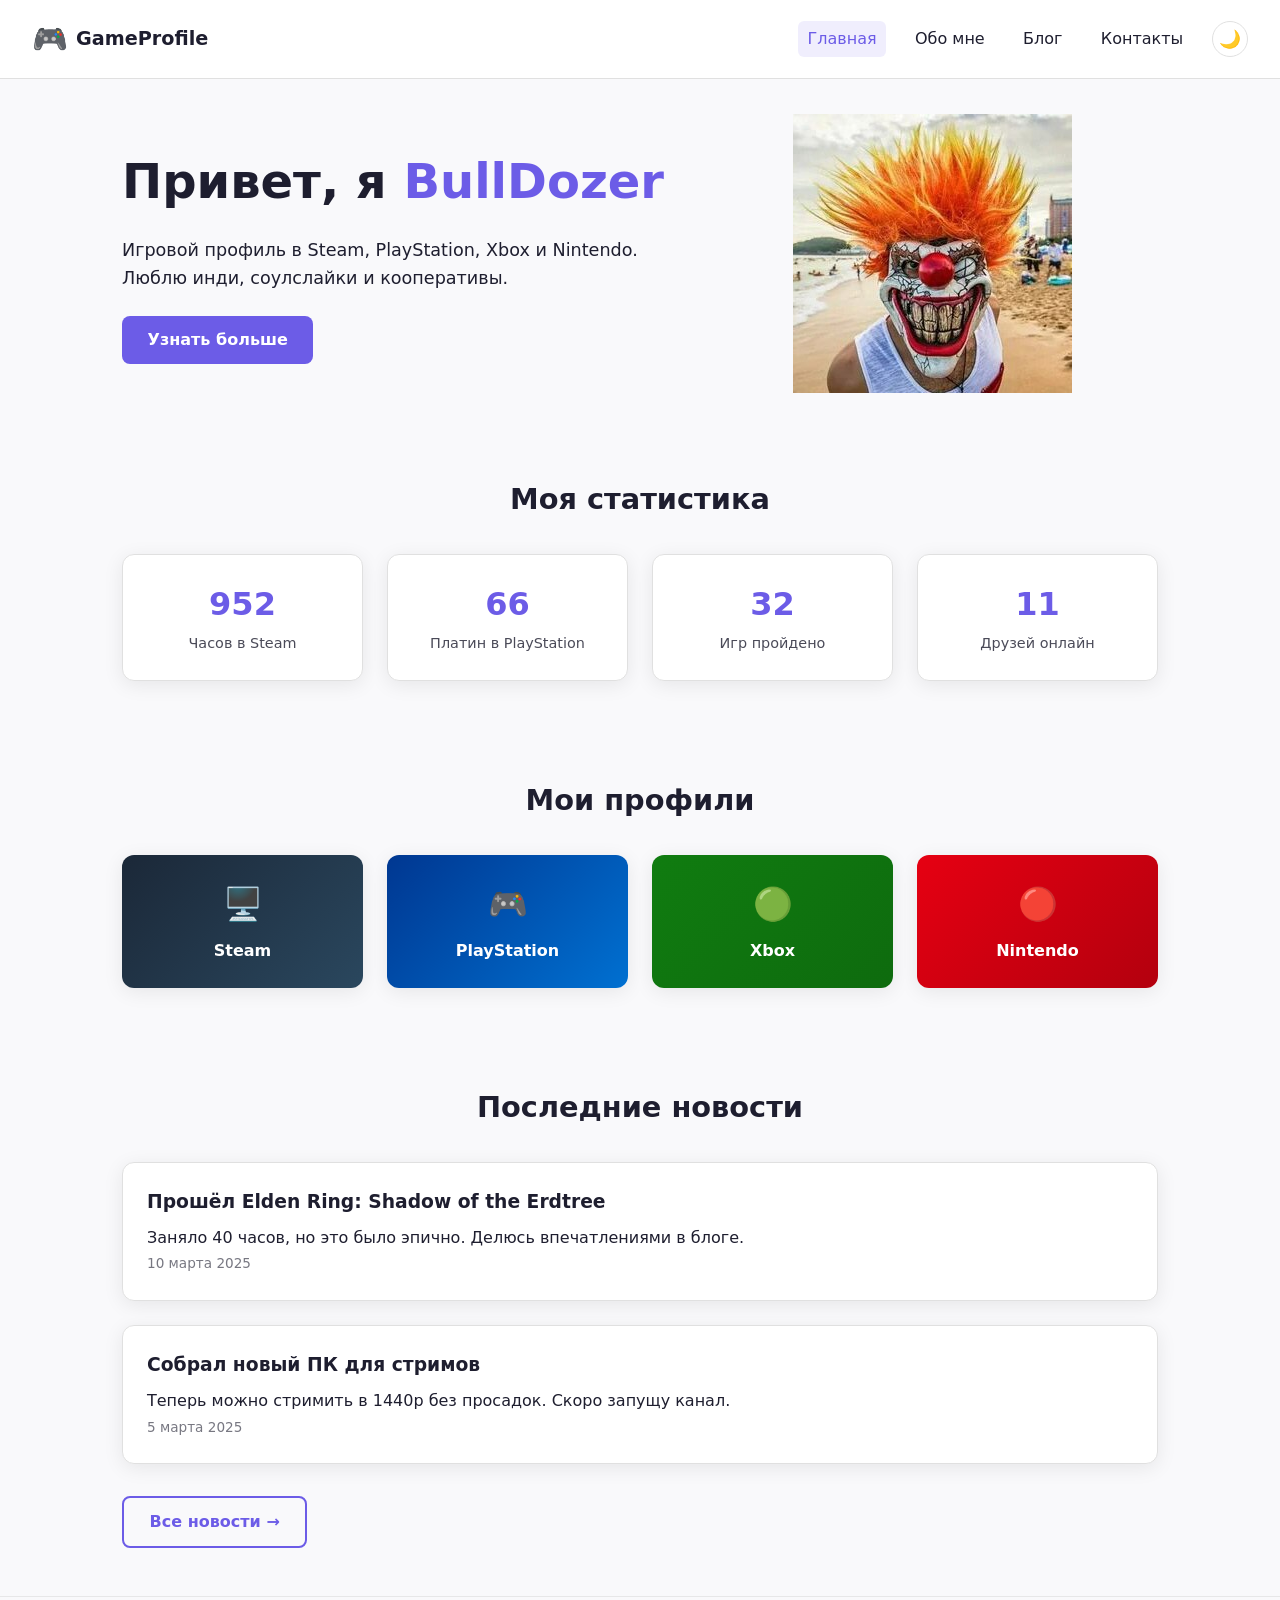
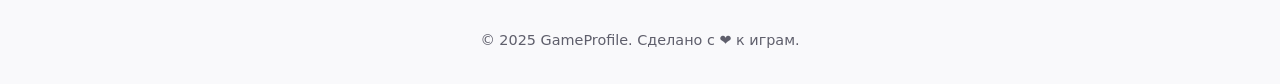
<file: index.html>
<!DOCTYPE html>
<html lang="ru">
<head>
  <meta charset="UTF-8">
  <meta name="viewport" content="width=device-width, initial-scale=1.0">
  <title>Мой игровой профиль — Главная</title>
  <link rel="stylesheet" href="css/style.css">
</head>
<body>
  <header class="header">
    <div class="logo">
      <span class="logo-icon">🎮</span>
      <span class="logo-text">GameProfile</span>
    </div>
    <nav class="nav">
      <a href="index.html" class="active">Главная</a>
      <a href="about.html">Обо мне</a>
      <a href="blog.html">Блог</a>
      <a href="contact.html">Контакты</a>
      <button id="theme-toggle" class="theme-btn" aria-label="Переключить тему">🌙</button>
    </nav>
  </header>

  <main>
    <!-- Hero-секция с анимацией -->
    <section class="hero">
      <div class="hero-content">
        <h1 class="animate-fade-in">Привет, я <span class="accent">BullDozer</span></h1>
        <p class="animate-fade-in delay-1">Игровой профиль в Steam, PlayStation, Xbox и Nintendo. Люблю инди, соулслайки и кооперативы.</p>
        <a href="about.html" class="btn animate-fade-in delay-2">Узнать больше</a>
      </div>
      <div class="hero-avatar animate-float">
        <div class="avatar-circle"><img src="./img/PSX_20240701_205315[1].jpg" alt=""></div>
      </div>
    </section>

    <!-- Статистика проекта (игровая) -->
    <section class="stats">
      <h2>Моя статистика</h2>
      <div class="stats-grid">
        <div class="stat-card animate-on-scroll">
          <span class="stat-number" data-target="1240">0</span>
          <span class="stat-label">Часов в Steam</span>
        </div>
        <div class="stat-card animate-on-scroll">
          <span class="stat-number" data-target="87">0</span>
          <span class="stat-label">Платин в PlayStation</span>
        </div>
        <div class="stat-card animate-on-scroll">
          <span class="stat-number" data-target="42">0</span>
          <span class="stat-label">Игр пройдено</span>
        </div>
        <div class="stat-card animate-on-scroll">
          <span class="stat-number" data-target="15">0</span>
          <span class="stat-label">Друзей онлайн</span>
        </div>
      </div>
    </section>

    <!-- Быстрые ссылки на сервисы -->
    <section class="quick-links">
      <h2>Мои профили</h2>
      <div class="links-grid">
        <a href="#" class="link-card steam animate-on-scroll">
          <span class="link-icon">🖥️</span>
          <span>Steam</span>
        </a>
        <a href="#" class="link-card ps animate-on-scroll">
          <span class="link-icon">🎮</span>
          <span>PlayStation</span>
        </a>
        <a href="#" class="link-card xbox animate-on-scroll">
          <span class="link-icon">🟢</span>
          <span>Xbox</span>
        </a>
        <a href="#" class="link-card nintendo animate-on-scroll">
          <span class="link-icon">🔴</span>
          <span>Nintendo</span>
        </a>
      </div>
    </section>

    <!-- Последние новости (кратко) -->
    <section class="latest-news">
      <h2>Последние новости</h2>
      <div class="news-list">
        <article class="news-item animate-on-scroll">
          <h3>Прошёл Elden Ring: Shadow of the Erdtree</h3>
          <p>Заняло 40 часов, но это было эпично. Делюсь впечатлениями в блоге.</p>
          <time>10 марта 2025</time>
        </article>
        <article class="news-item animate-on-scroll">
          <h3>Собрал новый ПК для стримов</h3>
          <p>Теперь можно стримить в 1440p без просадок. Скоро запущу канал.</p>
          <time>5 марта 2025</time>
        </article>
      </div>
      <a href="blog.html" class="btn btn-outline">Все новости →</a>
    </section>
  </main>

  <footer class="footer">
    <p>© 2025 GameProfile. Сделано с ❤️ к играм.</p>
  </footer>

  <script src="js/script.js"></script>
</body>
</html>
</file>
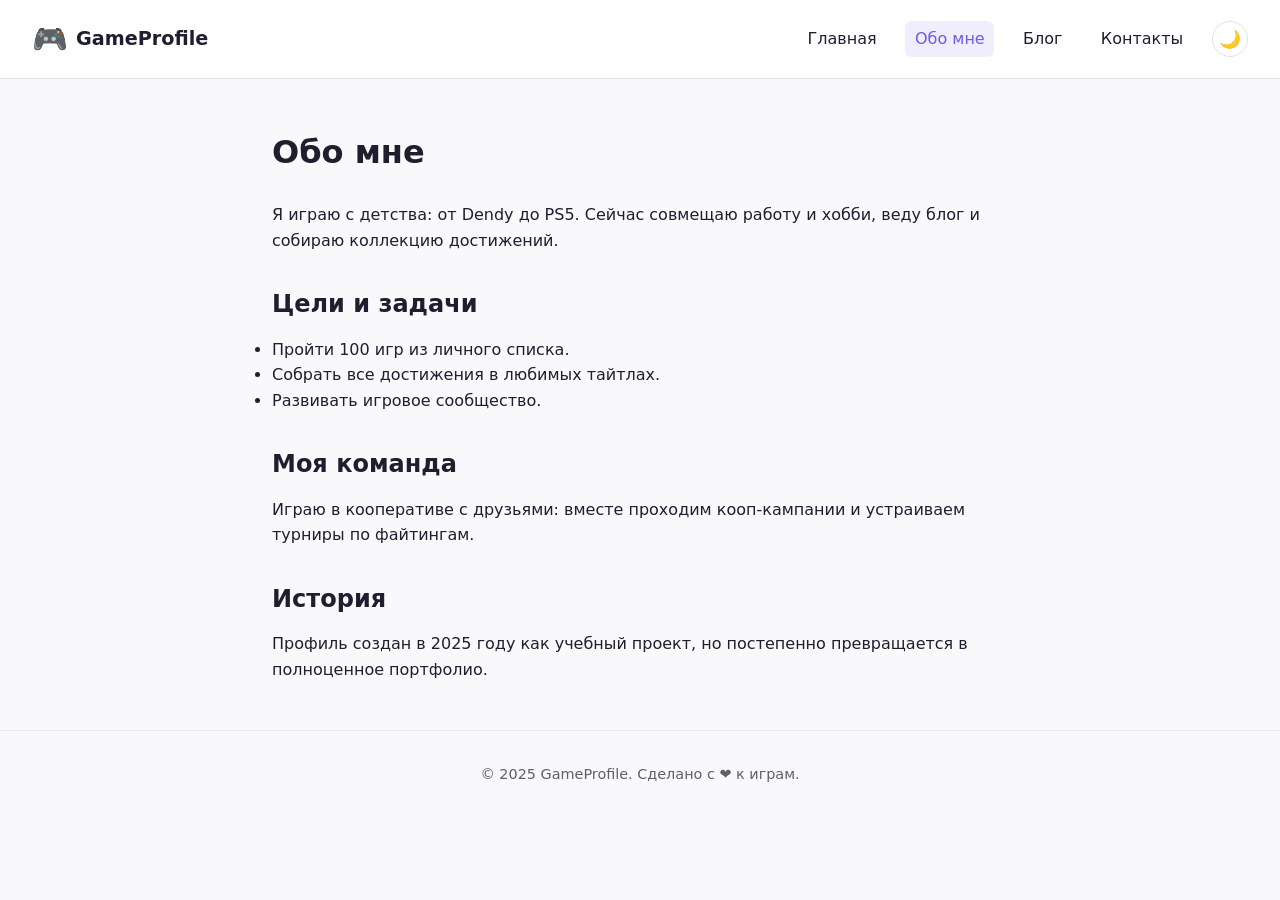
<file: about.html>
<!DOCTYPE html>
<html lang="ru">
<head>
  <meta charset="UTF-8">
  <meta name="viewport" content="width=device-width, initial-scale=1.0">
  <title>Обо мне — GameProfile</title>
  <link rel="stylesheet" href="css/style.css">
</head>
<body>
  <header class="header">
    <div class="logo">
      <span class="logo-icon">🎮</span>
      <span class="logo-text">GameProfile</span>
    </div>
    <nav class="nav">
      <a href="index.html">Главная</a>
      <a href="about.html" class="active">Обо мне</a>
      <a href="blog.html">Блог</a>
      <a href="contact.html">Контакты</a>
      <button id="theme-toggle" class="theme-btn" aria-label="Переключить тему">🌙</button>
    </nav>
  </header>

  <main class="page-content">
    <h1>Обо мне</h1>
    <p>Я играю с детства: от Dendy до PS5. Сейчас совмещаю работу и хобби, веду блог и собираю коллекцию достижений.</p>

    <h2>Цели и задачи</h2>
    <ul>
      <li>Пройти 100 игр из личного списка.</li>
      <li>Собрать все достижения в любимых тайтлах.</li>
      <li>Развивать игровое сообщество.</li>
    </ul>

    <h2>Моя команда</h2>
    <p>Играю в кооперативе с друзьями: вместе проходим кооп-кампании и устраиваем турниры по файтингам.</p>

    <h2>История</h2>
    <p>Профиль создан в 2025 году как учебный проект, но постепенно превращается в полноценное портфолио.</p>
  </main>

  <footer class="footer">
    <p>© 2025 GameProfile. Сделано с ❤️ к играм.</p>
  </footer>

  <script src="js/script.js"></script>
</body>
</html>
</file>
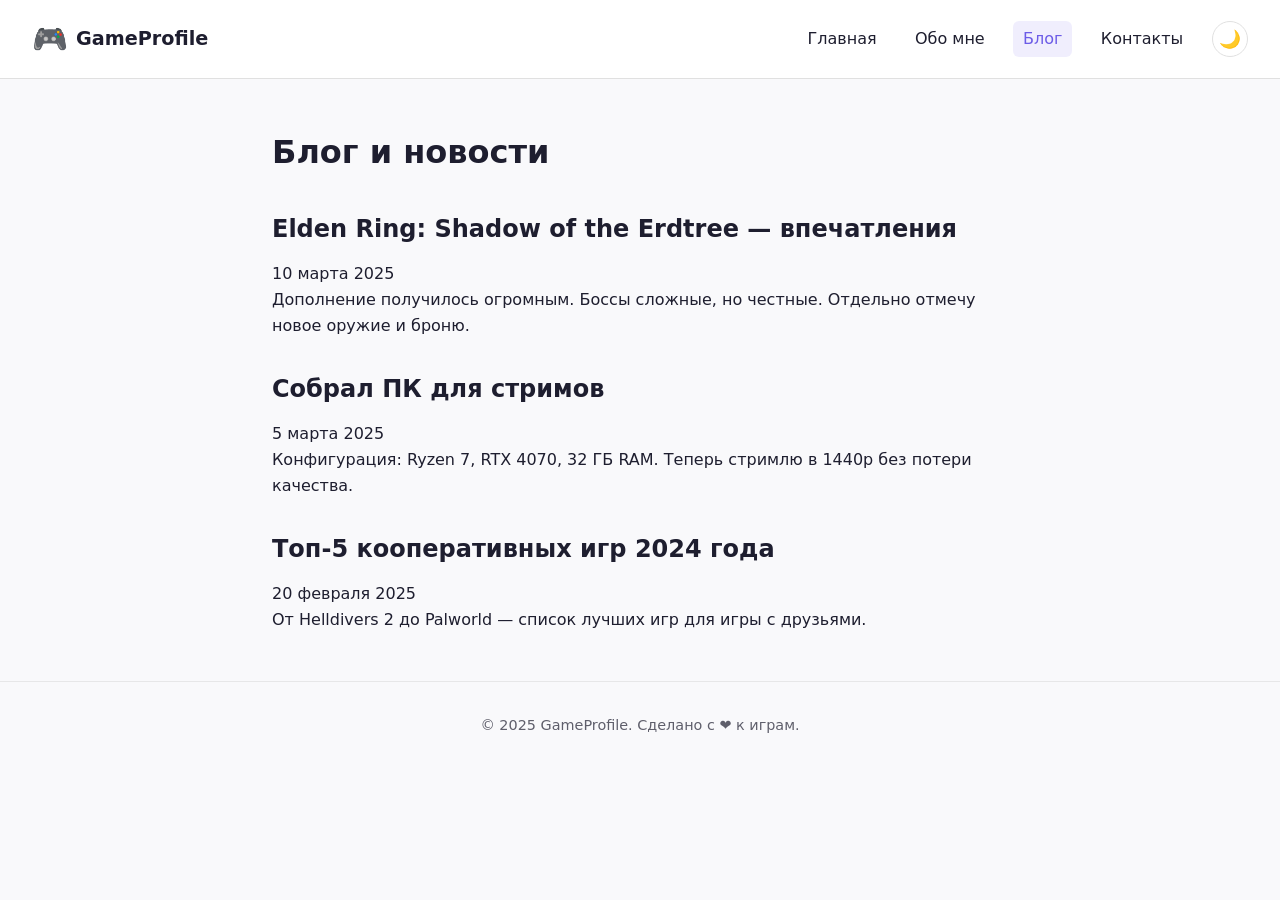
<file: blog.html>
<!DOCTYPE html>
<html lang="ru">
<head>
  <meta charset="UTF-8">
  <meta name="viewport" content="width=device-width, initial-scale=1.0">
  <title>Блог — GameProfile</title>
  <link rel="stylesheet" href="css/style.css">
</head>
<body>
  <header class="header">
    <div class="logo">
      <span class="logo-icon">🎮</span>
      <span class="logo-text">GameProfile</span>
    </div>
    <nav class="nav">
      <a href="index.html">Главная</a>
      <a href="about.html">Обо мне</a>
      <a href="blog.html" class="active">Блог</a>
      <a href="contact.html">Контакты</a>
      <button id="theme-toggle" class="theme-btn" aria-label="Переключить тему">🌙</button>
    </nav>
  </header>

  <main class="page-content">
    <h1>Блог и новости</h1>

    <article class="blog-post animate-on-scroll">
      <h2>Elden Ring: Shadow of the Erdtree — впечатления</h2>
      <time>10 марта 2025</time>
      <p>Дополнение получилось огромным. Боссы сложные, но честные. Отдельно отмечу новое оружие и броню.</p>
    </article>

    <article class="blog-post animate-on-scroll">
      <h2>Собрал ПК для стримов</h2>
      <time>5 марта 2025</time>
      <p>Конфигурация: Ryzen 7, RTX 4070, 32 ГБ RAM. Теперь стримлю в 1440p без потери качества.</p>
    </article>

    <article class="blog-post animate-on-scroll">
      <h2>Топ-5 кооперативных игр 2024 года</h2>
      <time>20 февраля 2025</time>
      <p>От Helldivers 2 до Palworld — список лучших игр для игры с друзьями.</p>
    </article>
  </main>

  <footer class="footer">
    <p>© 2025 GameProfile. Сделано с ❤️ к играм.</p>
  </footer>

  <script src="js/script.js"></script>
</body>
</html>
</file>
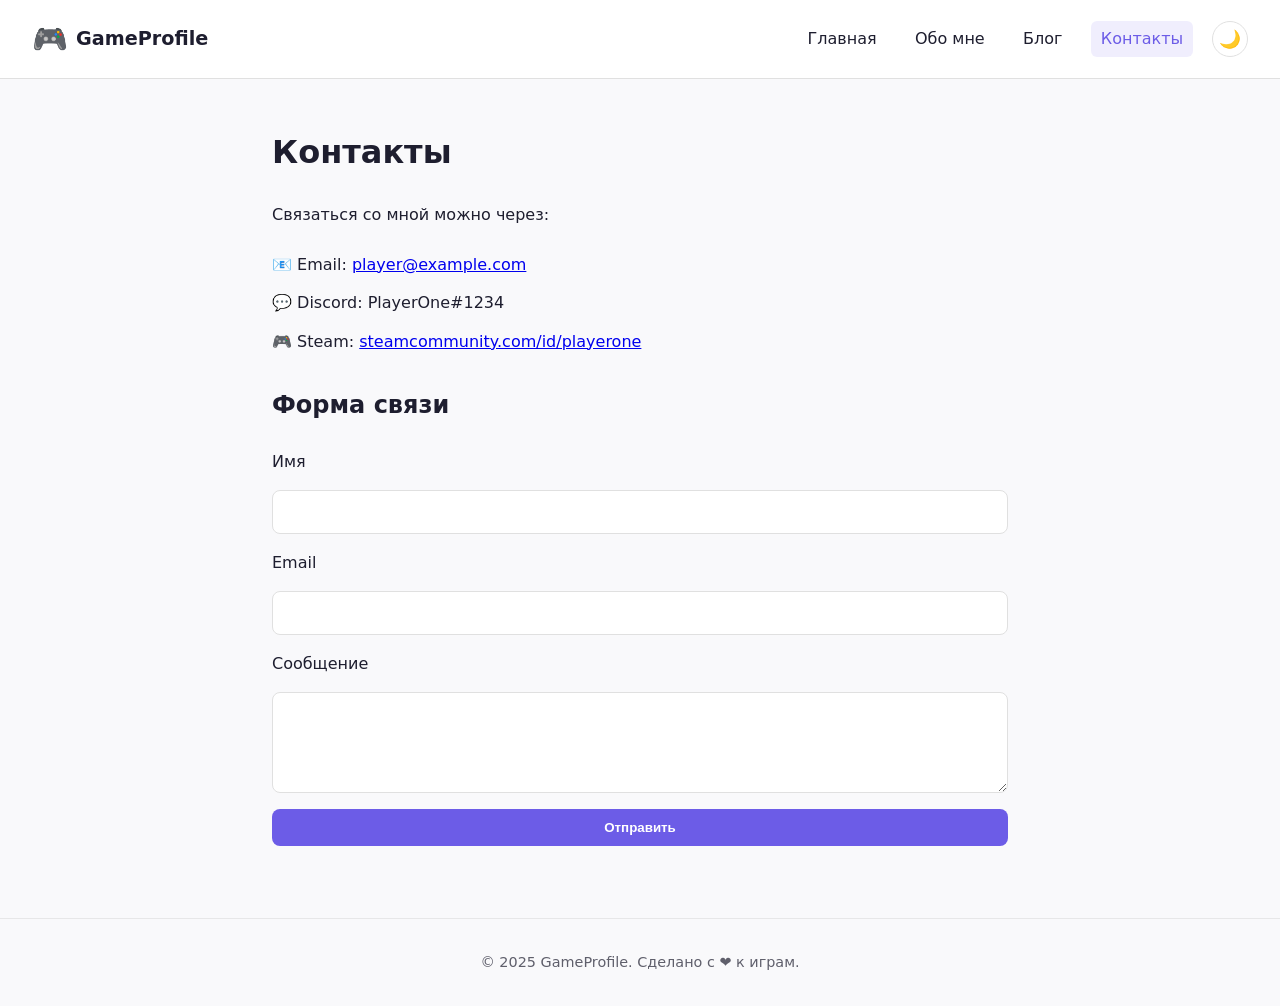
<file: contact.html>
<!DOCTYPE html>
<html lang="ru">
<head>
  <meta charset="UTF-8">
  <meta name="viewport" content="width=device-width, initial-scale=1.0">
  <title>Контакты — GameProfile</title>
  <link rel="stylesheet" href="css/style.css">
</head>
<body>
  <header class="header">
    <div class="logo">
      <span class="logo-icon">🎮</span>
      <span class="logo-text">GameProfile</span>
    </div>
    <nav class="nav">
      <a href="index.html">Главная</a>
      <a href="about.html">Обо мне</a>
      <a href="blog.html">Блог</a>
      <a href="contact.html" class="active">Контакты</a>
      <button id="theme-toggle" class="theme-btn" aria-label="Переключить тему">🌙</button>
    </nav>
  </header>

  <main class="page-content">
    <h1>Контакты</h1>
    <p>Связаться со мной можно через:</p>
    <ul class="contact-list">
      <li>📧 Email: <a href="mailto:player@example.com">player@example.com</a></li>
      <li>💬 Discord: PlayerOne#1234</li>
      <li>🎮 Steam: <a href="#">steamcommunity.com/id/playerone</a></li>
    </ul>

    <h2>Форма связи</h2>
    <form id="contact-form" class="contact-form">
      <label for="name">Имя</label>
      <input type="text" id="name" name="name" required>

      <label for="email">Email</label>
      <input type="email" id="email" name="email" required>

      <label for="message">Сообщение</label>
      <textarea id="message" name="message" rows="4" required></textarea>

      <button type="submit" class="btn">Отправить</button>
      <p id="form-message" class="form-message"></p>
    </form>
  </main>

  <footer class="footer">
    <p>© 2025 GameProfile. Сделано с ❤️ к играм.</p>
  </footer>

  <script src="js/script.js"></script>
</body>
</html>
</file>
<file: css/style.css>
/* ===== Сброс и базовые настройки ===== */
* {
  margin: 0;
  padding: 0;
  box-sizing: border-box;
}

:root {
  --bg: #f9f9fb;
  --text: #1e1e2f;
  --card-bg: #ffffff;
  --accent: #6c5ce7;
  --accent-hover: #5a4bd1;
  --header-bg: rgba(255, 255, 255, 0.9);
  --border: #e0e0e0;
  --shadow: 0 4px 20px rgba(0, 0, 0, 0.08);
}

body.dark {
  --bg: #121220;
  --text: #eaeaf0;
  --card-bg: #1e1e2f;
  --accent: #a29bfe;
  --accent-hover: #8c7ae6;
  --header-bg: rgba(18, 18, 32, 0.9);
  --border: #2d2d44;
  --shadow: 0 4px 20px rgba(0, 0, 0, 0.4);
}

body {
  font-family: 'Segoe UI', system-ui, sans-serif;
  background: var(--bg);
  color: var(--text);
  line-height: 1.6;
  transition: background 0.3s, color 0.3s;
}

/* ===== Header ===== */
.header {
  display: flex;
  justify-content: space-between;
  align-items: center;
  padding: 1rem 2rem;
  background: var(--header-bg);
  backdrop-filter: blur(10px);
  border-bottom: 1px solid var(--border);
  position: sticky;
  top: 0;
  z-index: 100;
}

.logo {
  display: flex;
  align-items: center;
  gap: 0.5rem;
  font-weight: 700;
  font-size: 1.2rem;
}

.logo-icon {
  font-size: 1.8rem;
}

.nav {
  display: flex;
  align-items: center;
  gap: 1.2rem;
}

.nav a {
  text-decoration: none;
  color: var(--text);
  font-weight: 500;
  padding: 0.3rem 0.6rem;
  border-radius: 6px;
  transition: color 0.2s, background 0.2s;
}

.nav a:hover,
.nav a.active {
  color: var(--accent);
  background: rgba(108, 92, 231, 0.1);
}

.theme-btn {
  background: none;
  border: 1px solid var(--border);
  border-radius: 50%;
  width: 36px;
  height: 36px;
  cursor: pointer;
  font-size: 1.1rem;
  display: flex;
  align-items: center;
  justify-content: center;
  transition: transform 0.2s;
}

.theme-btn:hover {
  transform: scale(1.1);
}

/* ===== Hero ===== */
.hero {
  display: flex;
  align-items: center;
  justify-content: space-between;
  padding: 4rem 2rem;
  max-width: 1100px;
  margin: 0 auto;
  gap: 2rem;
  flex-wrap: wrap;
}

.hero-content {
  flex: 1 1 300px;
}

.hero h1 {
  font-size: clamp(2rem, 5vw, 3rem);
  margin-bottom: 1rem;
}

.accent {
  color: var(--accent);
}

.hero p {
  font-size: 1.1rem;
  margin-bottom: 1.5rem;
  opacity: 0.9;
}

.hero-avatar {
  flex: 1 1 200px;
  display: flex;
  justify-content: center;
}

.avatar-circle {
  width: 200px;
  height: 200px;
  border-radius: 50%;
  background: linear-gradient(135deg, var(--accent), #fd79a8);
  display: flex;
  align-items: center;
  justify-content: center;
  font-size: 5rem;
  box-shadow: var(--shadow);
}

/* ===== Кнопки ===== */
.btn {
  display: inline-block;
  background: var(--accent);
  color: #fff;
  padding: 0.7rem 1.6rem;
  border-radius: 8px;
  text-decoration: none;
  font-weight: 600;
  border: none;
  cursor: pointer;
  transition: background 0.2s, transform 0.2s;
}

.btn:hover {
  background: var(--accent-hover);
  transform: translateY(-2px);
}

.btn-outline {
  background: transparent;
  border: 2px solid var(--accent);
  color: var(--accent);
}

.btn-outline:hover {
  background: var(--accent);
  color: #fff;
}

/* ===== Статистика ===== */
.stats,
.quick-links,
.latest-news {
  max-width: 1100px;
  margin: 0 auto;
  padding: 3rem 2rem;
}

.stats h2,
.quick-links h2,
.latest-news h2 {
  text-align: center;
  margin-bottom: 2rem;
  font-size: 1.8rem;
}

.stats-grid {
  display: grid;
  grid-template-columns: repeat(auto-fit, minmax(140px, 1fr));
  gap: 1.5rem;
}

.stat-card {
  background: var(--card-bg);
  border: 1px solid var(--border);
  border-radius: 12px;
  padding: 1.5rem;
  text-align: center;
  box-shadow: var(--shadow);
  transition: transform 0.3s;
}

.stat-card:hover {
  transform: translateY(-5px);
}

.stat-number {
  display: block;
  font-size: 2rem;
  font-weight: 700;
  color: var(--accent);
}

.stat-label {
  font-size: 0.9rem;
  opacity: 0.8;
}

/* ===== Быстрые ссылки ===== */
.links-grid {
  display: grid;
  grid-template-columns: repeat(auto-fit, minmax(150px, 1fr));
  gap: 1.5rem;
}

.link-card {
  display: flex;
  flex-direction: column;
  align-items: center;
  gap: 0.5rem;
  padding: 1.5rem;
  border-radius: 12px;
  text-decoration: none;
  color: #fff;
  font-weight: 600;
  box-shadow: var(--shadow);
  transition: transform 0.3s, box-shadow 0.3s;
}

.link-card:hover {
  transform: translateY(-5px) scale(1.02);
  box-shadow: 0 10px 30px rgba(0, 0, 0, 0.2);
}

.link-icon {
  font-size: 2rem;
}

.steam { background: linear-gradient(135deg, #1b2838, #2a475e); }
.ps { background: linear-gradient(135deg, #003791, #0070d1); }
.xbox { background: linear-gradient(135deg, #107c10, #0e6b0e); }
.nintendo { background: linear-gradient(135deg, #e60012, #b3000e); }

/* ===== Новости ===== */
.news-list {
  display: grid;
  gap: 1.5rem;
  margin-bottom: 2rem;
}

.news-item {
  background: var(--card-bg);
  border: 1px solid var(--border);
  border-radius: 12px;
  padding: 1.5rem;
  box-shadow: var(--shadow);
}

.news-item h3 {
  margin-bottom: 0.5rem;
}

.news-item time {
  font-size: 0.85rem;
  opacity: 0.6;
}

/* ===== Страницы контента ===== */
.page-content {
  max-width: 800px;
  margin: 0 auto;
  padding: 3rem 2rem;
}

.page-content h1 {
  margin-bottom: 1.5rem;
}

.page-content h2 {
  margin-top: 2rem;
  margin-bottom: 0.8rem;
}

.contact-list {
  list-style: none;
  margin: 1.5rem 0;
}

.contact-list li {
  margin-bottom: 0.8rem;
}

.contact-form {
  display: flex;
  flex-direction: column;
  gap: 1rem;
  margin-top: 1.5rem;
}

.contact-form input,
.contact-form textarea {
  padding: 0.7rem;
  border: 1px solid var(--border);
  border-radius: 8px;
  background: var(--card-bg);
  color: var(--text);
  font-family: inherit;
  font-size: 1rem;
}

.form-message {
  margin-top: 0.5rem;
  font-weight: 600;
}

/* ===== Футер ===== */
.footer {
  text-align: center;
  padding: 2rem;
  border-top: 1px solid var(--border);
  font-size: 0.9rem;
  opacity: 0.7;
}

/* ===== Анимации ===== */
@keyframes fadeIn {
  from { opacity: 0; transform: translateY(20px); }
  to { opacity: 1; transform: translateY(0); }
}

.animate-fade-in {
  animation: fadeIn 0.8s ease forwards;
}

.delay-1 { animation-delay: 0.2s; }
.delay-2 { animation-delay: 0.4s; }

@keyframes float {
  0%, 100% { transform: translateY(0); }
  50% { transform: translateY(-15px); }
}

.animate-float {
  animation: float 4s ease-in-out infinite;
}

/* Появление при скролле (добавляется через JS) */
.animate-on-scroll {
  opacity: 0;
  transform: translateY(30px);
  transition: opacity 0.6s ease, transform 0.6s ease;
}

.animate-on-scroll.visible {
  opacity: 1;
  transform: translateY(0);
}

/* ===== Адаптивность (Mobile First) ===== */
@media (max-width: 768px) {
  .header {
    flex-direction: column;
    gap: 1rem;
    padding: 1rem;
  }

  .nav {
    flex-wrap: wrap;
    justify-content: center;
    gap: 0.8rem;
  }

  .hero {
    flex-direction: column;
    text-align: center;
    padding: 2rem 1rem;
  }

  .avatar-circle {
    width: 150px;
    height: 150px;
    font-size: 3.5rem;
  }

  .stats,
  .quick-links,
  .latest-news {
    padding: 2rem 1rem;
  }
}
</file>
